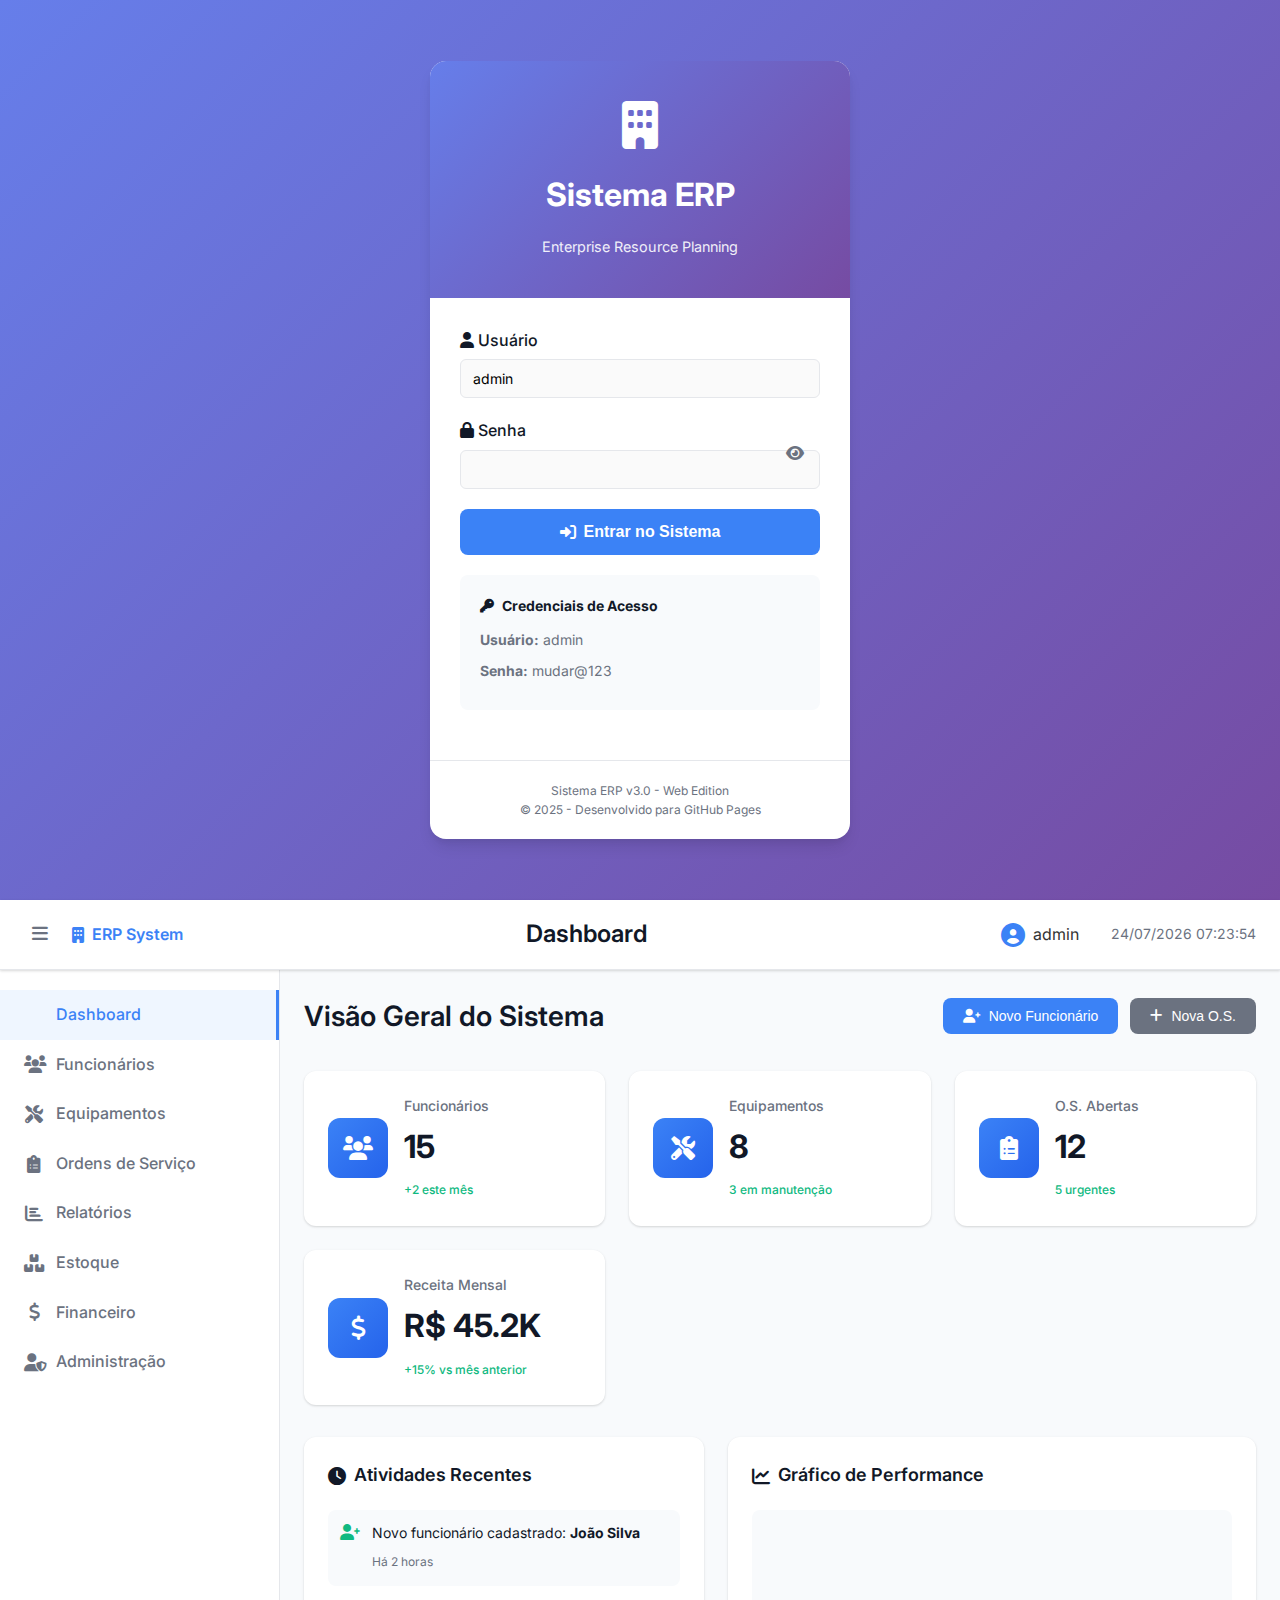
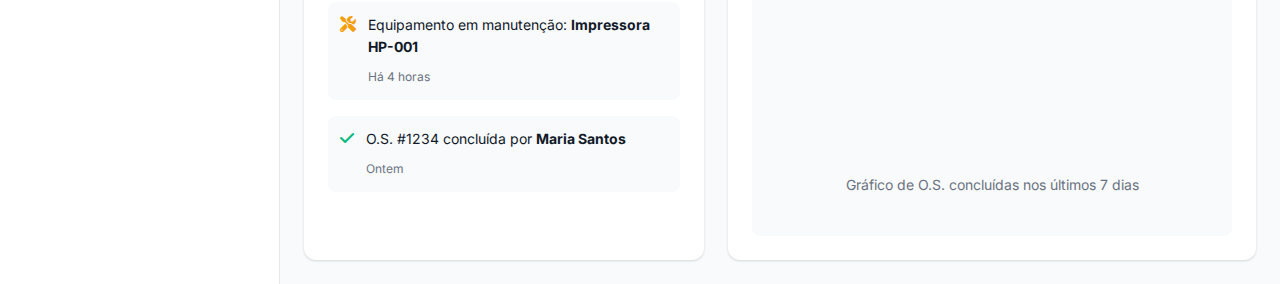
<file: index.html>
<!DOCTYPE html>
<html lang="pt-BR">
<head>
    <meta charset="UTF-8">
    <meta name="viewport" content="width=device-width, initial-scale=1.0">
    <title>Sistema ERP - Web Edition</title>
    <link rel="stylesheet" href="css/styles.css">
    <link href="https://cdnjs.cloudflare.com/ajax/libs/font-awesome/6.0.0/css/all.min.css" rel="stylesheet">
    <link href="https://fonts.googleapis.com/css2?family=Inter:wght@300;400;500;600;700&display=swap" rel="stylesheet">
</head>
<body>
    <!-- Tela de Login -->
    <div id="loginScreen" class="login-screen">
        <div class="login-container">
            <div class="login-header">
                <div class="logo">
                    <i class="fas fa-building"></i>
                    <h1>Sistema ERP</h1>
                    <p>Enterprise Resource Planning</p>
                </div>
            </div>
            
            <form id="loginForm" class="login-form">
                <div class="form-group">
                    <label for="username">
                        <i class="fas fa-user"></i>
                        Usuário
                    </label>
                    <input type="text" id="username" value="admin" required>
                </div>
                
                <div class="form-group">
                    <label for="password">
                        <i class="fas fa-lock"></i>
                        Senha
                    </label>
                    <input type="password" id="password" required>
                    <button type="button" class="password-toggle" onclick="togglePassword()" aria-label="Mostrar ou ocultar senha">
                        <i class="fas fa-eye"></i>
                    </button>
                </div>
                
                <button type="submit" class="login-btn">
                    <i class="fas fa-sign-in-alt"></i>
                    Entrar no Sistema
                </button>
                
                <div class="login-info">
                    <div class="info-box">
                        <h4><i class="fas fa-key"></i> Credenciais de Acesso</h4>
                        <p><strong>Usuário:</strong> admin</p>
                        <p><strong>Senha:</strong> mudar@123</p>
                    </div>
                </div>
            </form>
            
            <div class="version-info">
                <p>Sistema ERP v3.0 - Web Edition</p>
                <p>© 2025 - Desenvolvido para GitHub Pages</p>
            </div>
        </div>
    </div>
    
    <!-- Aplicação Principal -->
    <div id="appContainer" class="app-container">
        <!-- Header -->
        <header class="app-header">
            <div class="header-left">
                <button class="menu-toggle" onclick="toggleSidebar()" aria-label="Abrir ou fechar menu lateral">
                    <i class="fas fa-bars"></i>
                </button>
                <div class="logo-small">
                    <i class="fas fa-building"></i>
                    <span>ERP System</span>
                </div>
            </div>
            
            <div class="header-center">
                <h2 id="pageTitle">Dashboard</h2>
            </div>
            
            <div class="header-right">
                <div class="user-info">
                    <i class="fas fa-user-circle"></i>
                    <span id="currentUser">admin</span>
                    <div class="user-menu">
                        <a href="#" onclick="showProfile()">
                            <i class="fas fa-user"></i> Perfil
                        </a>
                        <a href="#" onclick="showSettings()">
                            <i class="fas fa-cog"></i> Configurações
                        </a>
                        <hr>
                        <a href="#" onclick="logout()">
                            <i class="fas fa-sign-out-alt"></i> Sair
                        </a>
                    </div>
                </div>
                <div class="datetime" id="datetime"></div>
            </div>
        </header>
        
        <!-- Sidebar -->
        <aside class="sidebar" id="sidebar">
            <nav class="sidebar-nav">
                <ul>
                    <li class="nav-item active" onclick="showDashboard()">
                        <i class="fas fa-chart-dashboard"></i>
                        <span>Dashboard</span>
                    </li>
                    <li class="nav-item" onclick="showEmployees()">
                        <i class="fas fa-users"></i>
                        <span>Funcionários</span>
                    </li>
                    <li class="nav-item" onclick="showEquipment()">
                        <i class="fas fa-tools"></i>
                        <span>Equipamentos</span>
                    </li>
                    <li class="nav-item" onclick="showServiceOrders()">
                        <i class="fas fa-clipboard-list"></i>
                        <span>Ordens de Serviço</span>
                    </li>
                    <li class="nav-item" onclick="showReports()">
                        <i class="fas fa-chart-bar"></i>
                        <span>Relatórios</span>
                    </li>
                    <li class="nav-item" onclick="showInventory()">
                        <i class="fas fa-boxes"></i>
                        <span>Estoque</span>
                    </li>
                    <li class="nav-item" onclick="showFinancial()">
                        <i class="fas fa-dollar-sign"></i>
                        <span>Financeiro</span>
                    </li>
                    <li class="nav-item" onclick="showAdmin()">
                        <i class="fas fa-user-shield"></i>
                        <span>Administração</span>
                    </li>
                </ul>
            </nav>
        </aside>
        
        <!-- Main Content -->
        <main class="main-content" id="mainContent">
            <!-- Dashboard Content -->
            <div id="dashboardContent" class="content-section active">
                <div class="dashboard-header">
                    <h3>Visão Geral do Sistema</h3>
                    <div class="quick-actions">
                        <button class="btn btn-primary" onclick="showEmployeeForm()">
                            <i class="fas fa-user-plus"></i> Novo Funcionário
                        </button>
                        <button class="btn btn-secondary" onclick="showServiceOrderForm()">
                            <i class="fas fa-plus"></i> Nova O.S.
                        </button>
                    </div>
                </div>
                
                <div class="stats-grid">
                    <div class="stat-card">
                        <div class="stat-icon">
                            <i class="fas fa-users"></i>
                        </div>
                        <div class="stat-info">
                            <h4>Funcionários</h4>
                            <p class="stat-number" id="totalEmployees">15</p>
                            <small>+2 este mês</small>
                        </div>
                    </div>
                    
                    <div class="stat-card">
                        <div class="stat-icon">
                            <i class="fas fa-tools"></i>
                        </div>
                        <div class="stat-info">
                            <h4>Equipamentos</h4>
                            <p class="stat-number" id="totalEquipment">8</p>
                            <small>3 em manutenção</small>
                        </div>
                    </div>
                    
                    <div class="stat-card">
                        <div class="stat-icon">
                            <i class="fas fa-clipboard-list"></i>
                        </div>
                        <div class="stat-info">
                            <h4>O.S. Abertas</h4>
                            <p class="stat-number" id="openOrders">12</p>
                            <small>5 urgentes</small>
                        </div>
                    </div>
                    
                    <div class="stat-card">
                        <div class="stat-icon">
                            <i class="fas fa-dollar-sign"></i>
                        </div>
                        <div class="stat-info">
                            <h4>Receita Mensal</h4>
                            <p class="stat-number">R$ 45.2K</p>
                            <small>+15% vs mês anterior</small>
                        </div>
                    </div>
                </div>
                
                <div class="dashboard-grid">
                    <div class="dashboard-card">
                        <h4><i class="fas fa-clock"></i> Atividades Recentes</h4>
                        <div class="activity-list">
                            <div class="activity-item">
                                <i class="fas fa-user-plus text-success"></i>
                                <div>
                                    <p>Novo funcionário cadastrado: <strong>João Silva</strong></p>
                                    <small>Há 2 horas</small>
                                </div>
                            </div>
                            <div class="activity-item">
                                <i class="fas fa-tools text-warning"></i>
                                <div>
                                    <p>Equipamento em manutenção: <strong>Impressora HP-001</strong></p>
                                    <small>Há 4 horas</small>
                                </div>
                            </div>
                            <div class="activity-item">
                                <i class="fas fa-check text-success"></i>
                                <div>
                                    <p>O.S. #1234 concluída por <strong>Maria Santos</strong></p>
                                    <small>Ontem</small>
                                </div>
                            </div>
                        </div>
                    </div>
                    
                    <div class="dashboard-card">
                        <h4><i class="fas fa-chart-line"></i> Gráfico de Performance</h4>
                        <div class="chart-placeholder">
                            <canvas id="performanceChart" width="400" height="200"></canvas>
                            <p class="chart-info">Gráfico de O.S. concluídas nos últimos 7 dias</p>
                        </div>
                    </div>
                </div>
            </div>
            
            <!-- Employees Content -->
            <div id="employeesContent" class="content-section">
                <div class="content-header">
                    <h3>Gestão de Funcionários</h3>
                    <button class="btn btn-primary" onclick="showEmployeeForm()">
                        <i class="fas fa-user-plus"></i> Novo Funcionário
                    </button>
                </div>
                
                <div class="filters">
                    <input type="text" id="employeeSearch" placeholder="Buscar funcionário..." onkeyup="filterEmployees()">
                    <label for="departmentFilter" class="visually-hidden">Filtrar por departamento</label>
                    <select id="departmentFilter" onchange="filterEmployees()">
                        <option value="">Todos os departamentos</option>
                        <option value="TI">TI</option>
                        <option value="RH">RH</option>
                        <option value="Financeiro">Financeiro</option>
                        <option value="Operações">Operações</option>
                    </select>
                </div>
                
                <div class="table-container">
                    <table id="employeesTable" class="data-table">
                        <thead>
                            <tr>
                                <th>ID</th>
                                <th>Nome</th>
                                <th>Cargo</th>
                                <th>Departamento</th>
                                <th>Admissão</th>
                                <th>Status</th>
                                <th>Ações</th>
                            </tr>
                        </thead>
                        <tbody id="employeesTableBody">
                            <!-- Dados serão carregados via JavaScript -->
                        </tbody>
                    </table>
                </div>
            </div>
            
            <!-- Outras seções serão adicionadas dinamicamente -->
            <div id="equipmentContent" class="content-section">
                <div class="content-header">
                    <h3>Gestão de Equipamentos</h3>
                    <button class="btn btn-primary" onclick="showEquipmentForm()">
                        <i class="fas fa-plus"></i> Novo Equipamento
                    </button>
                </div>
                <div class="coming-soon">
                    <i class="fas fa-tools"></i>
                    <h4>Em Desenvolvimento</h4>
                    <p>Esta funcionalidade estará disponível em breve!</p>
                </div>
            </div>
            
            <div id="serviceOrdersContent" class="content-section">
                <div class="content-header">
                    <h3>Ordens de Serviço</h3>
                    <button class="btn btn-primary" onclick="showServiceOrderForm()">
                        <i class="fas fa-plus"></i> Nova O.S.
                    </button>
                </div>
                <div class="coming-soon">
                    <i class="fas fa-clipboard-list"></i>
                    <h4>Em Desenvolvimento</h4>
                    <p>Esta funcionalidade estará disponível em breve!</p>
                </div>
            </div>
        </main>
    </div>
    
    <!-- Modal para formulários -->
    <div id="modalOverlay" class="modal-overlay" onclick="closeModal()">
        <div class="modal" onclick="event.stopPropagation()">
            <div class="modal-header">
                <h3 id="modalTitle">Título do Modal</h3>
                <button class="modal-close" onclick="closeModal()" aria-label="Fechar modal">
                    <i class="fas fa-times"></i>
                </button>
            </div>
            <div class="modal-body" id="modalBody">
                <!-- Conteúdo será inserido dinamicamente -->
            </div>
        </div>
    </div>
    
    <!-- Scripts -->
    <script src="js/app.js"></script>
    <script src="js/data.js"></script>
    <script src="js/forms.js"></script>
</body>
</html>
</file>
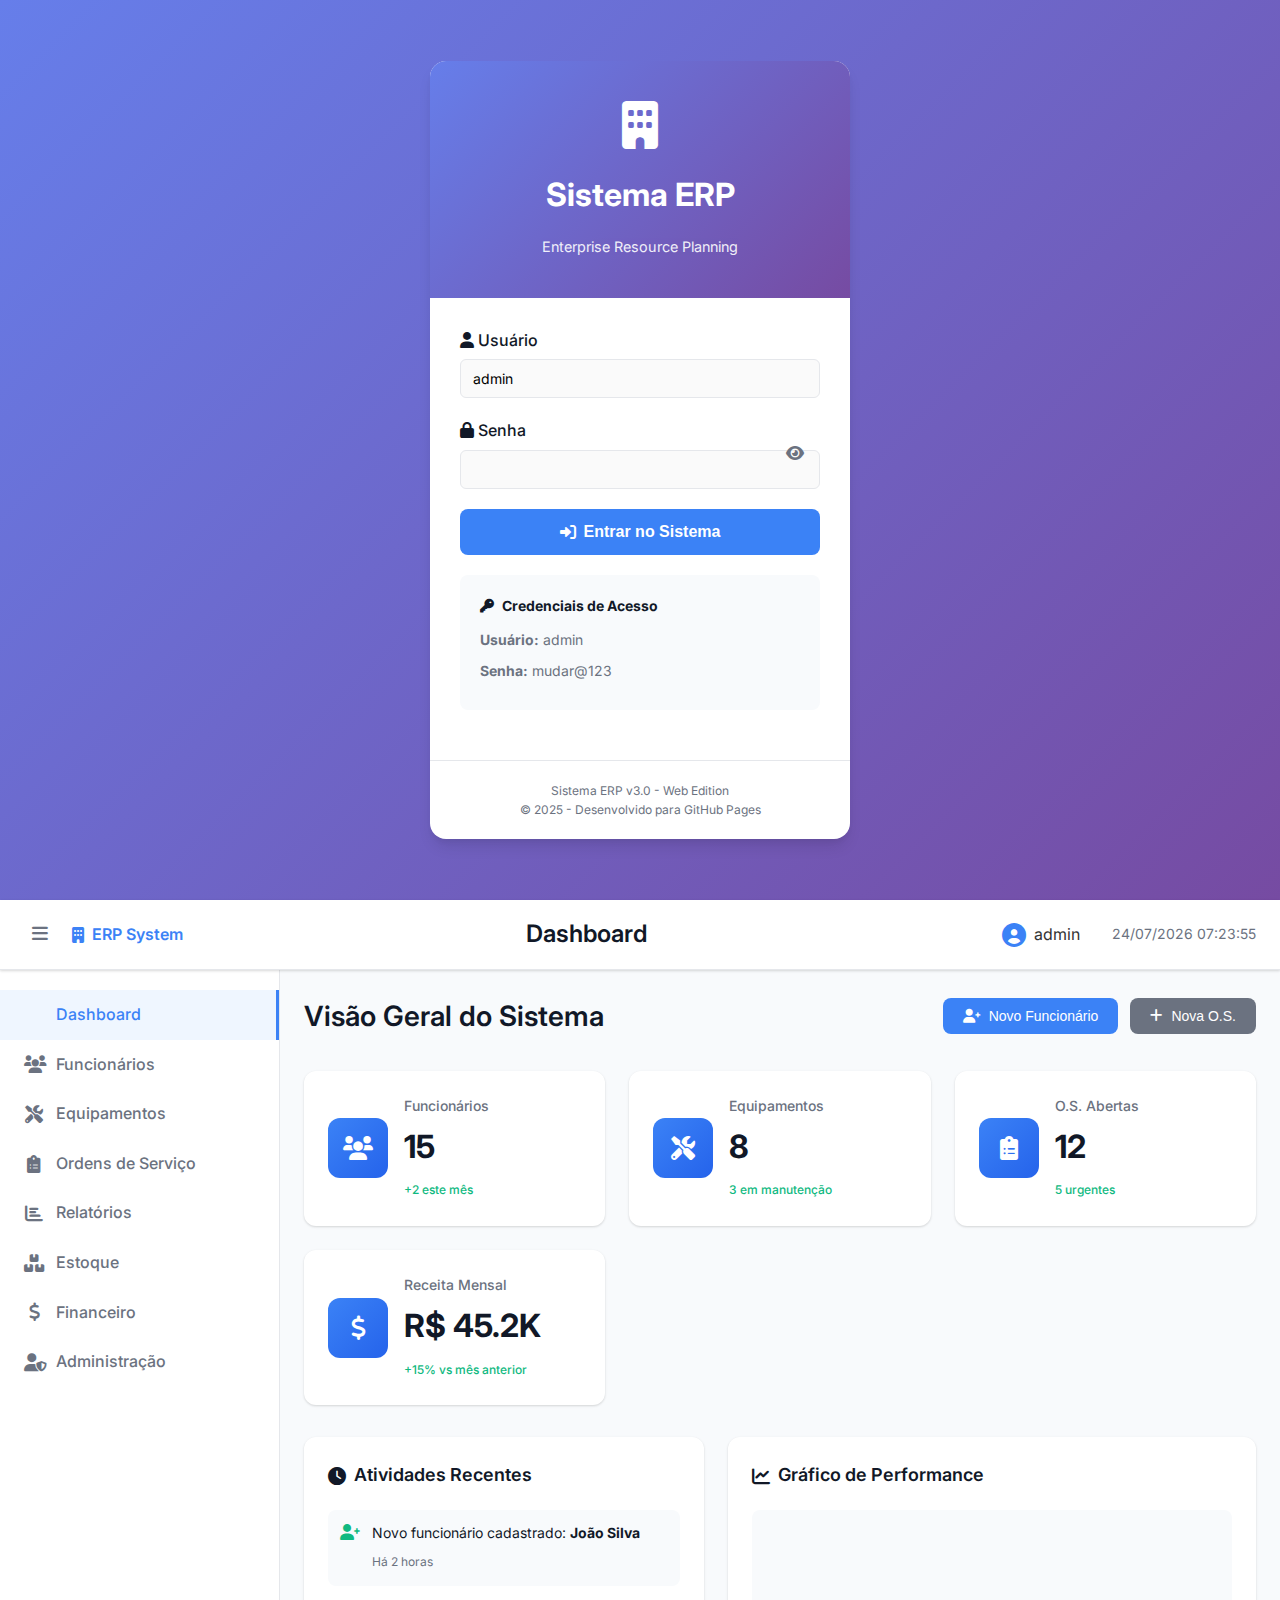
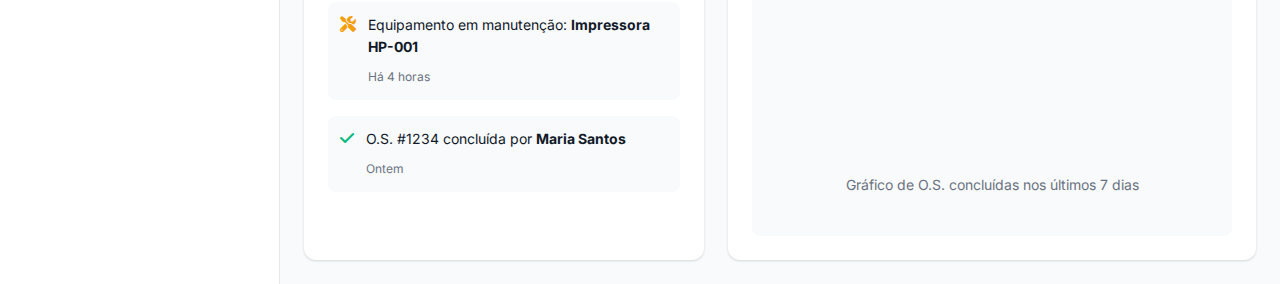
<file: WEB/index.html>
<!DOCTYPE html>
<html lang="pt-BR">
<head>
    <meta charset="UTF-8">
    <meta name="viewport" content="width=device-width, initial-scale=1.0">
    <title>Sistema ERP - Web Edition</title>
    <link rel="stylesheet" href="css/styles.css">
    <link href="https://cdnjs.cloudflare.com/ajax/libs/font-awesome/6.0.0/css/all.min.css" rel="stylesheet">
    <link href="https://fonts.googleapis.com/css2?family=Inter:wght@300;400;500;600;700&display=swap" rel="stylesheet">
</head>
<body>
    <!-- Tela de Login -->
    <div id="loginScreen" class="login-screen">
        <div class="login-container">
            <div class="login-header">
                <div class="logo">
                    <i class="fas fa-building"></i>
                    <h1>Sistema ERP</h1>
                    <p>Enterprise Resource Planning</p>
                </div>
            </div>
            
            <form id="loginForm" class="login-form">
                <div class="form-group">
                    <label for="username">
                        <i class="fas fa-user"></i>
                        Usuário
                    </label>
                    <input type="text" id="username" value="admin" required>
                </div>
                
                <div class="form-group">
                    <label for="password">
                        <i class="fas fa-lock"></i>
                        Senha
                    </label>
                    <input type="password" id="password" required>
                    <button type="button" class="password-toggle" onclick="togglePassword()" aria-label="Mostrar ou ocultar senha">
                        <i class="fas fa-eye"></i>
                    </button>
                </div>
                
                <button type="submit" class="login-btn">
                    <i class="fas fa-sign-in-alt"></i>
                    Entrar no Sistema
                </button>
                
                <div class="login-info">
                    <div class="info-box">
                        <h4><i class="fas fa-key"></i> Credenciais de Acesso</h4>
                        <p><strong>Usuário:</strong> admin</p>
                        <p><strong>Senha:</strong> mudar@123</p>
                    </div>
                </div>
            </form>
            
            <div class="version-info">
                <p>Sistema ERP v3.0 - Web Edition</p>
                <p>© 2025 - Desenvolvido para GitHub Pages</p>
            </div>
        </div>
    </div>
    
    <!-- Aplicação Principal -->
    <div id="appContainer" class="app-container">
        <!-- Header -->
        <header class="app-header">
            <div class="header-left">
                <button class="menu-toggle" onclick="toggleSidebar()" aria-label="Abrir ou fechar menu lateral">
                    <i class="fas fa-bars"></i>
                </button>
                <div class="logo-small">
                    <i class="fas fa-building"></i>
                    <span>ERP System</span>
                </div>
            </div>
            
            <div class="header-center">
                <h2 id="pageTitle">Dashboard</h2>
            </div>
            
            <div class="header-right">
                <div class="user-info">
                    <i class="fas fa-user-circle"></i>
                    <span id="currentUser">admin</span>
                    <div class="user-menu">
                        <a href="#" onclick="showProfile()">
                            <i class="fas fa-user"></i> Perfil
                        </a>
                        <a href="#" onclick="showSettings()">
                            <i class="fas fa-cog"></i> Configurações
                        </a>
                        <hr>
                        <a href="#" onclick="logout()">
                            <i class="fas fa-sign-out-alt"></i> Sair
                        </a>
                    </div>
                </div>
                <div class="datetime" id="datetime"></div>
            </div>
        </header>
        
        <!-- Sidebar -->
        <aside class="sidebar" id="sidebar">
            <nav class="sidebar-nav">
                <ul>
                    <li class="nav-item active" onclick="showDashboard()">
                        <i class="fas fa-chart-dashboard"></i>
                        <span>Dashboard</span>
                    </li>
                    <li class="nav-item" onclick="showEmployees()">
                        <i class="fas fa-users"></i>
                        <span>Funcionários</span>
                    </li>
                    <li class="nav-item" onclick="showEquipment()">
                        <i class="fas fa-tools"></i>
                        <span>Equipamentos</span>
                    </li>
                    <li class="nav-item" onclick="showServiceOrders()">
                        <i class="fas fa-clipboard-list"></i>
                        <span>Ordens de Serviço</span>
                    </li>
                    <li class="nav-item" onclick="showReports()">
                        <i class="fas fa-chart-bar"></i>
                        <span>Relatórios</span>
                    </li>
                    <li class="nav-item" onclick="showInventory()">
                        <i class="fas fa-boxes"></i>
                        <span>Estoque</span>
                    </li>
                    <li class="nav-item" onclick="showFinancial()">
                        <i class="fas fa-dollar-sign"></i>
                        <span>Financeiro</span>
                    </li>
                    <li class="nav-item" onclick="showAdmin()">
                        <i class="fas fa-user-shield"></i>
                        <span>Administração</span>
                    </li>
                </ul>
            </nav>
        </aside>
        
        <!-- Main Content -->
        <main class="main-content" id="mainContent">
            <!-- Dashboard Content -->
            <div id="dashboardContent" class="content-section active">
                <div class="dashboard-header">
                    <h3>Visão Geral do Sistema</h3>
                    <div class="quick-actions">
                        <button class="btn btn-primary" onclick="showEmployeeForm()">
                            <i class="fas fa-user-plus"></i> Novo Funcionário
                        </button>
                        <button class="btn btn-secondary" onclick="showServiceOrderForm()">
                            <i class="fas fa-plus"></i> Nova O.S.
                        </button>
                    </div>
                </div>
                
                <div class="stats-grid">
                    <div class="stat-card">
                        <div class="stat-icon">
                            <i class="fas fa-users"></i>
                        </div>
                        <div class="stat-info">
                            <h4>Funcionários</h4>
                            <p class="stat-number" id="totalEmployees">15</p>
                            <small>+2 este mês</small>
                        </div>
                    </div>
                    
                    <div class="stat-card">
                        <div class="stat-icon">
                            <i class="fas fa-tools"></i>
                        </div>
                        <div class="stat-info">
                            <h4>Equipamentos</h4>
                            <p class="stat-number" id="totalEquipment">8</p>
                            <small>3 em manutenção</small>
                        </div>
                    </div>
                    
                    <div class="stat-card">
                        <div class="stat-icon">
                            <i class="fas fa-clipboard-list"></i>
                        </div>
                        <div class="stat-info">
                            <h4>O.S. Abertas</h4>
                            <p class="stat-number" id="openOrders">12</p>
                            <small>5 urgentes</small>
                        </div>
                    </div>
                    
                    <div class="stat-card">
                        <div class="stat-icon">
                            <i class="fas fa-dollar-sign"></i>
                        </div>
                        <div class="stat-info">
                            <h4>Receita Mensal</h4>
                            <p class="stat-number">R$ 45.2K</p>
                            <small>+15% vs mês anterior</small>
                        </div>
                    </div>
                </div>
                
                <div class="dashboard-grid">
                    <div class="dashboard-card">
                        <h4><i class="fas fa-clock"></i> Atividades Recentes</h4>
                        <div class="activity-list">
                            <div class="activity-item">
                                <i class="fas fa-user-plus text-success"></i>
                                <div>
                                    <p>Novo funcionário cadastrado: <strong>João Silva</strong></p>
                                    <small>Há 2 horas</small>
                                </div>
                            </div>
                            <div class="activity-item">
                                <i class="fas fa-tools text-warning"></i>
                                <div>
                                    <p>Equipamento em manutenção: <strong>Impressora HP-001</strong></p>
                                    <small>Há 4 horas</small>
                                </div>
                            </div>
                            <div class="activity-item">
                                <i class="fas fa-check text-success"></i>
                                <div>
                                    <p>O.S. #1234 concluída por <strong>Maria Santos</strong></p>
                                    <small>Ontem</small>
                                </div>
                            </div>
                        </div>
                    </div>
                    
                    <div class="dashboard-card">
                        <h4><i class="fas fa-chart-line"></i> Gráfico de Performance</h4>
                        <div class="chart-placeholder">
                            <canvas id="performanceChart" width="400" height="200"></canvas>
                            <p class="chart-info">Gráfico de O.S. concluídas nos últimos 7 dias</p>
                        </div>
                    </div>
                </div>
            </div>
            
            <!-- Employees Content -->
            <div id="employeesContent" class="content-section">
                <div class="content-header">
                    <h3>Gestão de Funcionários</h3>
                    <button class="btn btn-primary" onclick="showEmployeeForm()">
                        <i class="fas fa-user-plus"></i> Novo Funcionário
                    </button>
                </div>
                
                <div class="filters">
                    <input type="text" id="employeeSearch" placeholder="Buscar funcionário..." onkeyup="filterEmployees()">
                    <label for="departmentFilter" class="visually-hidden">Filtrar por departamento</label>
                    <select id="departmentFilter" onchange="filterEmployees()">
                        <option value="">Todos os departamentos</option>
                        <option value="TI">TI</option>
                        <option value="RH">RH</option>
                        <option value="Financeiro">Financeiro</option>
                        <option value="Operações">Operações</option>
                    </select>
                </div>
                
                <div class="table-container">
                    <table id="employeesTable" class="data-table">
                        <thead>
                            <tr>
                                <th>ID</th>
                                <th>Nome</th>
                                <th>Cargo</th>
                                <th>Departamento</th>
                                <th>Admissão</th>
                                <th>Status</th>
                                <th>Ações</th>
                            </tr>
                        </thead>
                        <tbody id="employeesTableBody">
                            <!-- Dados serão carregados via JavaScript -->
                        </tbody>
                    </table>
                </div>
            </div>
            
            <!-- Outras seções serão adicionadas dinamicamente -->
            <div id="equipmentContent" class="content-section">
                <div class="content-header">
                    <h3>Gestão de Equipamentos</h3>
                    <button class="btn btn-primary" onclick="showEquipmentForm()">
                        <i class="fas fa-plus"></i> Novo Equipamento
                    </button>
                </div>
                <div class="coming-soon">
                    <i class="fas fa-tools"></i>
                    <h4>Em Desenvolvimento</h4>
                    <p>Esta funcionalidade estará disponível em breve!</p>
                </div>
            </div>
            
            <div id="serviceOrdersContent" class="content-section">
                <div class="content-header">
                    <h3>Ordens de Serviço</h3>
                    <button class="btn btn-primary" onclick="showServiceOrderForm()">
                        <i class="fas fa-plus"></i> Nova O.S.
                    </button>
                </div>
                <div class="coming-soon">
                    <i class="fas fa-clipboard-list"></i>
                    <h4>Em Desenvolvimento</h4>
                    <p>Esta funcionalidade estará disponível em breve!</p>
                </div>
            </div>
        </main>
    </div>
    
    <!-- Modal para formulários -->
    <div id="modalOverlay" class="modal-overlay" onclick="closeModal()">
        <div class="modal" onclick="event.stopPropagation()">
            <div class="modal-header">
                <h3 id="modalTitle">Título do Modal</h3>
                <button class="modal-close" onclick="closeModal()" aria-label="Fechar modal">
                    <i class="fas fa-times"></i>
                </button>
            </div>
            <div class="modal-body" id="modalBody">
                <!-- Conteúdo será inserido dinamicamente -->
            </div>
        </div>
    </div>
    
    <!-- Scripts -->
    <script src="js/app.js"></script>
    <script src="js/data.js"></script>
    <script src="js/forms.js"></script>
</body>
</html>
</file>
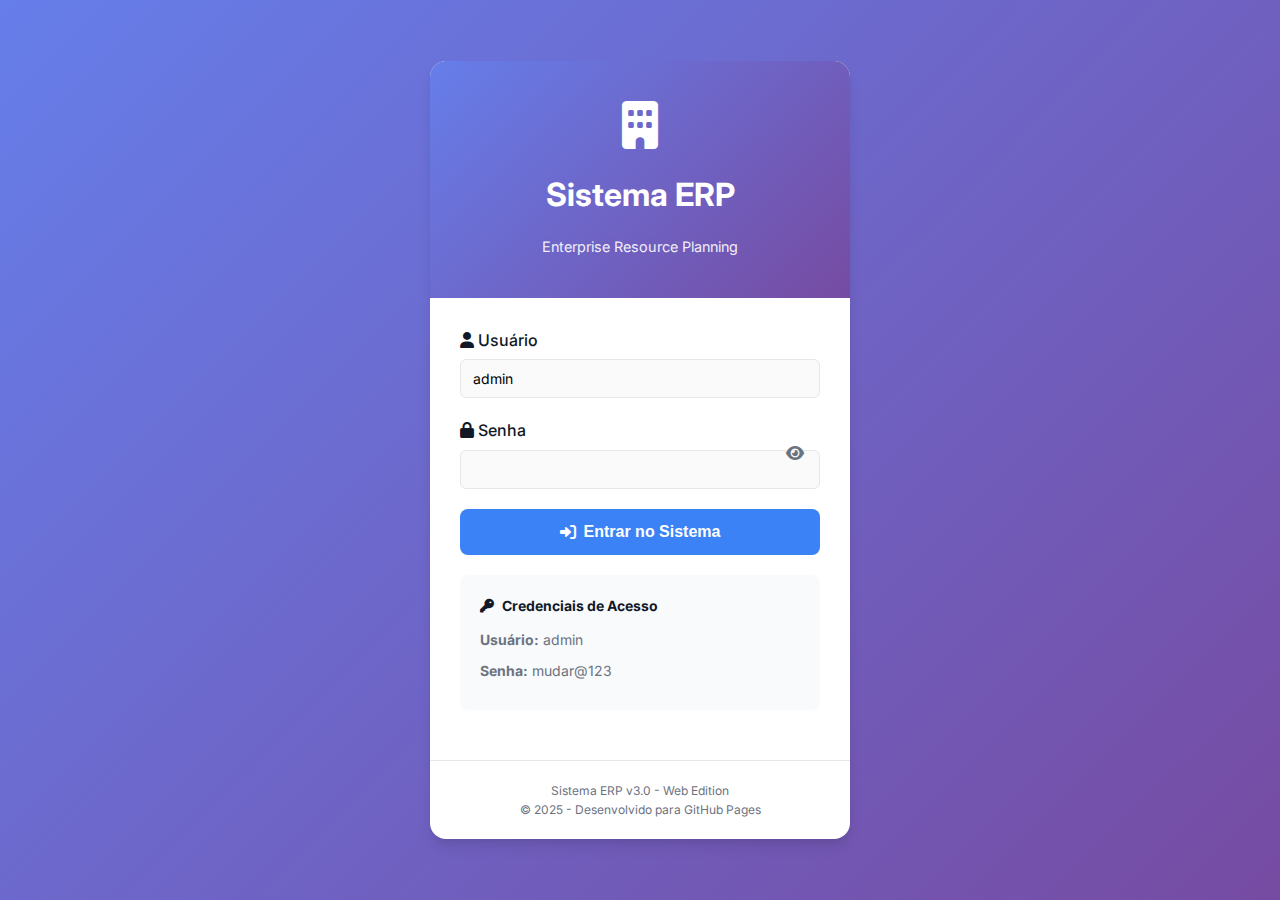
<file: ERP-CLI-GUI-WEB/web/index.html>
<!DOCTYPE html>
<html lang="pt-BR">
<head>
    <meta charset="UTF-8">
    <meta name="viewport" content="width=device-width, initial-scale=1.0">
    <title>Sistema ERP - Web Edition</title>
    <link rel="stylesheet" href="css/styles.css">
    <link href="https://cdnjs.cloudflare.com/ajax/libs/font-awesome/6.0.0/css/all.min.css" rel="stylesheet">
    <link href="https://fonts.googleapis.com/css2?family=Inter:wght@300;400;500;600;700&display=swap" rel="stylesheet">
</head>
<body>
    <!-- Tela de Login -->
    <div id="loginScreen" class="login-screen">
        <div class="login-container">
            <div class="login-header">
                <div class="logo">
                    <i class="fas fa-building"></i>
                    <h1>Sistema ERP</h1>
                    <p>Enterprise Resource Planning</p>
                </div>
            </div>
            
            <form id="loginForm" class="login-form">
                <div class="form-group">
                    <label for="username">
                        <i class="fas fa-user"></i>
                        Usuário
                    </label>
                    <input type="text" id="username" value="admin" required>
                </div>
                
                <div class="form-group">
                    <label for="password">
                        <i class="fas fa-lock"></i>
                        Senha
                    </label>
                    <input type="password" id="password" required>
                    <buttonbutton type="button" class="password-toggle" onclick="togglePassword()" aria-label="Mostrar ou ocultar senha">
                        <i class="fas fa-eye"></i>
                    </button>
                </div>
                
                <button type="submit" class="login-btn">
                    <i class="fas fa-sign-in-alt"></i>
                    Entrar no Sistema
                </button>
                
                <div class="login-info">
                    <div class="info-box">
                        <h4><i class="fas fa-key"></i> Credenciais de Acesso</h4>
                        <p><strong>Usuário:</strong> admin</p>
                        <p><strong>Senha:</strong> mudar@123</p>
                    </div>
                </div>
            </form>
            
            <div class="version-info">
                <p>Sistema ERP v3.0 - Web Edition</p>
                <p>© 2025 - Desenvolvido para GitHub Pages</p>
            </div>
        </div>
    </div>
    
    <!-- Aplicação Principal -->
    <div id="appContainer" class="app-container" style="display: none;">
        <!-- Header -->
        <header class="app-header">
            <div class="header-left">
                <button class="menu-toggle" onclick="toggleSidebar()">
                    <i class="fas fa-bars"></i>
                </button>
                <div class="logo-small">
                    <i class="fas fa-building"></i>
                    <span>ERP System</span>
                </div>
            </div>
            
            <div class="header-center">
                <h2 id="pageTitle">Dashboard</h2>
            </div>
            
            <div class="header-right">
                <div class="user-info">
                    <i class="fas fa-user-circle"></i>
                    <span id="currentUser">admin</span>
                    <div class="user-menu">
                        <a href="#" onclick="showProfile()">
                            <i class="fas fa-user"></i> Perfil
                        </a>
                        <a href="#" onclick="showSettings()">
                            <i class="fas fa-cog"></i> Configurações
                        </a>
                        <hr>
                        <a href="#" onclick="logout()">
                            <i class="fas fa-sign-out-alt"></i> Sair
                        </a>
                    </div>
                </div>
                <div class="datetime" id="datetime"></div>
            </div>
        </header>
        
        <!-- Sidebar -->
        <aside class="sidebar" id="sidebar">
            <nav class="sidebar-nav">
                <ul>
                    <li class="nav-item active" onclick="showDashboard()">
                        <i class="fas fa-chart-dashboard"></i>
                        <span>Dashboard</span>
                    </li>
                    <li class="nav-item" onclick="showEmployees()">
                        <i class="fas fa-users"></i>
                        <span>Funcionários</span>
                    </li>
                    <li class="nav-item" onclick="showEquipment()">
                        <i class="fas fa-tools"></i>
                        <span>Equipamentos</span>
                    </li>
                    <li class="nav-item" onclick="showServiceOrders()">
                        <i class="fas fa-clipboard-list"></i>
                        <span>Ordens de Serviço</span>
                    </li>
                    <li class="nav-item" onclick="showReports()">
                        <i class="fas fa-chart-bar"></i>
                        <span>Relatórios</span>
                    </li>
                    <li class="nav-item" onclick="showInventory()">
                        <i class="fas fa-boxes"></i>
                        <span>Estoque</span>
                    </li>
                    <li class="nav-item" onclick="showFinancial()">
                        <i class="fas fa-dollar-sign"></i>
                        <span>Financeiro</span>
                    </li>
                    <li class="nav-item" onclick="showAdmin()">
                        <i class="fas fa-user-shield"></i>
                        <span>Administração</span>
                    </li>
                </ul>
            </nav>
        </aside>
        
        <!-- Main Content -->
        <main class="main-content" id="mainContent">
            <!-- Dashboard Content -->
            <div id="dashboardContent" class="content-section active">
                <div class="dashboard-header">
                    <h3>Visão Geral do Sistema</h3>
                    <div class="quick-actions">
                        <button class="btn btn-primary" onclick="showEmployeeForm()">
                            <i class="fas fa-user-plus"></i> Novo Funcionário
                        </button>
                        <button class="btn btn-secondary" onclick="showServiceOrderForm()">
                            <i class="fas fa-plus"></i> Nova O.S.
                        </button>
                    </div>
                </div>
                
                <div class="stats-grid">
                    <div class="stat-card">
                        <div class="stat-icon">
                            <i class="fas fa-users"></i>
                        </div>
                        <div class="stat-info">
                            <h4>Funcionários</h4>
                            <p class="stat-number" id="totalEmployees">15</p>
                            <small>+2 este mês</small>
                        </div>
                    </div>
                    
                    <div class="stat-card">
                        <div class="stat-icon">
                            <i class="fas fa-tools"></i>
                        </div>
                        <div class="stat-info">
                            <h4>Equipamentos</h4>
                            <p class="stat-number" id="totalEquipment">8</p>
                            <small>3 em manutenção</small>
                        </div>
                    </div>
                    
                    <div class="stat-card">
                        <div class="stat-icon">
                            <i class="fas fa-clipboard-list"></i>
                        </div>
                        <div class="stat-info">
                            <h4>O.S. Abertas</h4>
                            <p class="stat-number" id="openOrders">12</p>
                            <small>5 urgentes</small>
                        </div>
                    </div>
                    
                    <div class="stat-card">
                        <div class="stat-icon">
                            <i class="fas fa-dollar-sign"></i>
                        </div>
                        <div class="stat-info">
                            <h4>Receita Mensal</h4>
                            <p class="stat-number">R$ 45.2K</p>
                            <small>+15% vs mês anterior</small>
                        </div>
                    </div>
                </div>
                
                <div class="dashboard-grid">
                    <div class="dashboard-card">
                        <h4><i class="fas fa-clock"></i> Atividades Recentes</h4>
                        <div class="activity-list">
                            <div class="activity-item">
                                <i class="fas fa-user-plus text-success"></i>
                                <div>
                                    <p>Novo funcionário cadastrado: <strong>João Silva</strong></p>
                                    <small>Há 2 horas</small>
                                </div>
                            </div>
                            <div class="activity-item">
                                <i class="fas fa-tools text-warning"></i>
                                <div>
                                    <p>Equipamento em manutenção: <strong>Impressora HP-001</strong></p>
                                    <small>Há 4 horas</small>
                                </div>
                            </div>
                            <div class="activity-item">
                                <i class="fas fa-check text-success"></i>
                                <div>
                                    <p>O.S. #1234 concluída por <strong>Maria Santos</strong></p>
                                    <small>Ontem</small>
                                </div>
                            </div>
                        </div>
                    </div>
                    
                    <div class="dashboard-card">
                        <h4><i class="fas fa-chart-line"></i> Gráfico de Performance</h4>
                        <div class="chart-placeholder">
                            <canvas id="performanceChart" width="400" height="200"></canvas>
                            <p class="chart-info">Gráfico de O.S. concluídas nos últimos 7 dias</p>
                        </div>
                    </div>
                </div>
            </div>
            
            <!-- Employees Content -->
            <div id="employeesContent" class="content-section">
                <div class="content-header">
                    <h3>Gestão de Funcionários</h3>
                    <button class="btn btn-primary" onclick="showEmployeeForm()">
                        <i class="fas fa-user-plus"></i> Novo Funcionário
                    </button>
                </div>
                
                <div class="filters">
                    <input type="text" id="employeeSearch" placeholder="Buscar funcionário..." onkeyup="filterEmployees()">
                    <select id="departmentFilter" onchange="filterEmployees()">
                        <option value="">Todos os departamentos</option>
                        <option value="TI">TI</option>
                        <option value="RH">RH</option>
                        <option value="Financeiro">Financeiro</option>
                        <option value="Operações">Operações</option>
                    </select>
                </div>
                
                <div class="table-container">
                    <table id="employeesTable" class="data-table">
                        <thead>
                            <tr>
                                <th>ID</th>
                                <th>Nome</th>
                                <th>Cargo</th>
                                <th>Departamento</th>
                                <th>Admissão</th>
                                <th>Status</th>
                                <th>Ações</th>
                            </tr>
                        </thead>
                        <tbody id="employeesTableBody">
                            <!-- Dados serão carregados via JavaScript -->
                        </tbody>
                    </table>
                </div>
            </div>
            
            <!-- Outras seções serão adicionadas dinamicamente -->
            <div id="equipmentContent" class="content-section">
                <div class="content-header">
                    <h3>Gestão de Equipamentos</h3>
                    <button class="btn btn-primary" onclick="showEquipmentForm()">
                        <i class="fas fa-plus"></i> Novo Equipamento
                    </button>
                </div>
                <div class="coming-soon">
                    <i class="fas fa-tools"></i>
                    <h4>Em Desenvolvimento</h4>
                    <p>Esta funcionalidade estará disponível em breve!</p>
                </div>
            </div>
            
            <div id="serviceOrdersContent" class="content-section">
                <div class="content-header">
                    <h3>Ordens de Serviço</h3>
                    <button class="btn btn-primary" onclick="showServiceOrderForm()">
                        <i class="fas fa-plus"></i> Nova O.S.
                    </button>
                </div>
                <div class="coming-soon">
                    <i class="fas fa-clipboard-list"></i>
                    <h4>Em Desenvolvimento</h4>
                    <p>Esta funcionalidade estará disponível em breve!</p>
                </div>
            </div>
        </main>
    </div>
    
    <!-- Modal para formulários -->
    <div id="modalOverlay" class="modal-overlay" onclick="closeModal()">
        <div class="modal" onclick="event.stopPropagation()">
            <div class="modal-header">
                <h3 id="modalTitle">Título do Modal</h3>
                <buttonbutton class="modal-close" onclick="closeModal()" aria-label="Fechar modal">
                    <i class="fas fa-times"></i>
                </button>
            </div>
            <div class="modal-body" id="modalBody">
                <!-- Conteúdo será inserido dinamicamente -->
            </div>
        </div>
    </div>
    
    <!-- Scripts -->
    <script src="js/app.js"></script>
    <script src="js/data.js"></script>
    <script src="js/forms.js"></script>
</body>
</html>
</file>
<file: css/styles.css>
/* Reset e Base */
* {
    margin: 0;
    padding: 0;
    box-sizing: border-box;
}

body {
    font-family: 'Inter', -apple-system, BlinkMacSystemFont, 'Segoe UI', Roboto, sans-serif;
    line-height: 1.6;
    color: #333;
    background: #f8fafc;
}

/* Variables CSS */
:root {
    --primary-color: #3b82f6;
    --primary-dark: #2563eb;
    --secondary-color: #6b7280;
    --success-color: #10b981;
    --warning-color: #f59e0b;
    --error-color: #ef4444;
    --background-color: #f8fafc;
    --surface-color: #ffffff;
    --border-color: #e5e7eb;
    --text-primary: #111827;
    --text-secondary: #6b7280;
    --shadow: 0 1px 3px 0 rgba(0, 0, 0, 0.1), 0 1px 2px 0 rgba(0, 0, 0, 0.06);
    --shadow-lg: 0 10px 15px -3px rgba(0, 0, 0, 0.1), 0 4px 6px -2px rgba(0, 0, 0, 0.05);
}

/* Login Screen */
.login-screen {
    min-height: 100vh;
    background: linear-gradient(135deg, #667eea 0%, #764ba2 100%);
    display: flex;
    align-items: center;
    justify-content: center;
    padding: 20px;
}

.login-container {
    background: white;
    border-radius: 16px;
    box-shadow: var(--shadow-lg);
    width: 100%;
    max-width: 420px;
    overflow: hidden;
}

.login-header {
    background: linear-gradient(135deg, #667eea 0%, #764ba2 100%);
    color: white;
    padding: 40px 30px;
    text-align: center;
}

.logo {
    display: flex;
    flex-direction: column;
    align-items: center;
    gap: 10px;
}

.logo i {
    font-size: 3rem;
    margin-bottom: 10px;
}

.logo h1 {
    font-size: 2rem;
    font-weight: 700;
    margin-bottom: 5px;
}

.logo p {
    font-size: 0.9rem;
    opacity: 0.9;
}

.login-form {
    padding: 30px;
}

.form-group {
    position: relative;
    margin-bottom: 25px;
}

.form-group label {
    display: flex;
    align-items: center;
    font-weight: 500;
    color: var(--text-primary);
    margin-bottom: 8px;
    gap: 8px;
}

.form-group input {
    width: 100%;
    padding: 12px 16px;
    border: 2px solid var(--border-color);
    border-radius: 8px;
    font-size: 16px;
    transition: all 0.3s ease;
    background: #fafafa;
}

.form-group input:focus {
    outline: none;
    border-color: var(--primary-color);
    background: white;
    box-shadow: 0 0 0 3px rgba(59, 130, 246, 0.1);
}

.password-toggle {
    position: absolute;
    right: 12px;
    top: 50%;
    transform: translateY(-50%);
    background: none;
    border: none;
    cursor: pointer;
    color: var(--text-secondary);
    font-size: 16px;
    padding: 4px;
}

.login-btn {
    width: 100%;
    padding: 14px;
    background: var(--primary-color);
    color: white;
    border: none;
    border-radius: 8px;
    font-size: 16px;
    font-weight: 600;
    cursor: pointer;
    transition: all 0.3s ease;
    display: flex;
    align-items: center;
    justify-content: center;
    gap: 8px;
    margin-bottom: 20px;
}

.login-btn:hover {
    background: var(--primary-dark);
    transform: translateY(-1px);
    box-shadow: var(--shadow);
}

.login-info {
    background: #f8fafc;
    border-radius: 8px;
    padding: 20px;
    margin-bottom: 20px;
}

.info-box h4 {
    display: flex;
    align-items: center;
    gap: 8px;
    color: var(--text-primary);
    margin-bottom: 12px;
    font-size: 14px;
}

.info-box p {
    margin-bottom: 8px;
    color: var(--text-secondary);
    font-size: 14px;
}

.version-info {
    text-align: center;
    color: var(--text-secondary);
    font-size: 12px;
    border-top: 1px solid var(--border-color);
    padding: 20px;
}

/* App Container */
.app-container {
    display: grid;
    grid-template-areas: 
        "header header"
        "sidebar main";
    grid-template-columns: 280px 1fr;
    grid-template-rows: 70px 1fr;
    min-height: 100vh;
}

.app-container.collapsed {
    grid-template-columns: 70px 1fr;
}

/* Header */
.app-header {
    grid-area: header;
    background: white;
    border-bottom: 1px solid var(--border-color);
    display: flex;
    align-items: center;
    justify-content: space-between;
    padding: 0 24px;
    box-shadow: var(--shadow);
    z-index: 100;
}

.header-left {
    display: flex;
    align-items: center;
    gap: 16px;
}

.menu-toggle {
    background: none;
    border: none;
    font-size: 18px;
    cursor: pointer;
    padding: 8px;
    border-radius: 6px;
    color: var(--text-secondary);
}

.menu-toggle:hover {
    background: var(--border-color);
}

.logo-small {
    display: flex;
    align-items: center;
    gap: 8px;
    font-weight: 600;
    color: var(--primary-color);
}

.header-center h2 {
    font-size: 24px;
    font-weight: 600;
    color: var(--text-primary);
}

.header-right {
    display: flex;
    align-items: center;
    gap: 20px;
}

.user-info {
    position: relative;
    display: flex;
    align-items: center;
    gap: 8px;
    cursor: pointer;
    padding: 8px 12px;
    border-radius: 8px;
    transition: background 0.2s;
}

.user-info:hover {
    background: var(--border-color);
}

.user-info i {
    font-size: 24px;
    color: var(--primary-color);
}

.user-menu {
    position: absolute;
    top: 100%;
    right: 0;
    background: white;
    border: 1px solid var(--border-color);
    border-radius: 8px;
    box-shadow: var(--shadow-lg);
    min-width: 160px;
    display: none;
    z-index: 1000;
}

.user-info:hover .user-menu {
    display: block;
}

.user-menu a {
    display: flex;
    align-items: center;
    gap: 8px;
    padding: 12px 16px;
    text-decoration: none;
    color: var(--text-primary);
    transition: background 0.2s;
}

.user-menu a:hover {
    background: var(--border-color);
}

.user-menu hr {
    border: none;
    border-top: 1px solid var(--border-color);
    margin: 4px 0;
}

.datetime {
    font-size: 14px;
    color: var(--text-secondary);
}

/* Sidebar */
.sidebar {
    grid-area: sidebar;
    background: white;
    border-right: 1px solid var(--border-color);
    transition: all 0.3s ease;
    overflow: hidden;
}

.sidebar.collapsed {
    width: 70px;
}

.sidebar-nav ul {
    list-style: none;
    padding: 20px 0;
}

.nav-item {
    display: flex;
    align-items: center;
    gap: 12px;
    padding: 12px 24px;
    cursor: pointer;
    transition: all 0.2s ease;
    color: var(--text-secondary);
    font-weight: 500;
}

.nav-item:hover {
    background: #f8fafc;
    color: var(--primary-color);
}

.nav-item.active {
    background: #eff6ff;
    color: var(--primary-color);
    border-right: 3px solid var(--primary-color);
}

.nav-item i {
    font-size: 18px;
    width: 20px;
    text-align: center;
}

/* Main Content */
.main-content {
    grid-area: main;
    padding: 24px;
    overflow-y: auto;
    background: var(--background-color);
}

.content-section {
    display: none;
}

.content-section.active {
    display: block;
}

.content-header {
    display: flex;
    justify-content: space-between;
    align-items: center;
    margin-bottom: 24px;
}

.content-header h3 {
    font-size: 28px;
    font-weight: 600;
    color: var(--text-primary);
}

/* Dashboard */
.dashboard-header {
    display: flex;
    justify-content: space-between;
    align-items: center;
    margin-bottom: 32px;
}

.dashboard-header h3 {
    font-size: 28px;
    font-weight: 600;
    color: var(--text-primary);
}

.quick-actions {
    display: flex;
    gap: 12px;
}

.stats-grid {
    display: grid;
    grid-template-columns: repeat(auto-fit, minmax(280px, 1fr));
    gap: 24px;
    margin-bottom: 32px;
}

.stat-card {
    background: white;
    border-radius: 12px;
    padding: 24px;
    box-shadow: var(--shadow);
    display: flex;
    align-items: center;
    gap: 16px;
    transition: transform 0.2s ease;
}

.stat-card:hover {
    transform: translateY(-2px);
}

.stat-icon {
    width: 60px;
    height: 60px;
    background: linear-gradient(135deg, var(--primary-color), var(--primary-dark));
    border-radius: 12px;
    display: flex;
    align-items: center;
    justify-content: center;
    color: white;
    font-size: 24px;
}

.stat-info h4 {
    color: var(--text-secondary);
    font-size: 14px;
    font-weight: 500;
    margin-bottom: 4px;
}

.stat-number {
    font-size: 32px;
    font-weight: 700;
    color: var(--text-primary);
    margin-bottom: 4px;
}

.stat-info small {
    color: var(--success-color);
    font-size: 12px;
    font-weight: 500;
}

.dashboard-grid {
    display: grid;
    grid-template-columns: 1fr 1fr;
    gap: 24px;
}

.dashboard-card {
    background: white;
    border-radius: 12px;
    padding: 24px;
    box-shadow: var(--shadow);
}

.dashboard-card h4 {
    display: flex;
    align-items: center;
    gap: 8px;
    font-size: 18px;
    font-weight: 600;
    color: var(--text-primary);
    margin-bottom: 20px;
}

.activity-list {
    display: flex;
    flex-direction: column;
    gap: 16px;
}

.activity-item {
    display: flex;
    align-items: flex-start;
    gap: 12px;
    padding: 12px;
    background: #f8fafc;
    border-radius: 8px;
}

.activity-item i {
    font-size: 16px;
    margin-top: 2px;
}

.activity-item p {
    margin-bottom: 4px;
    color: var(--text-primary);
    font-size: 14px;
}

.activity-item small {
    color: var(--text-secondary);
    font-size: 12px;
}

.chart-placeholder {
    text-align: center;
    padding: 40px;
    background: #f8fafc;
    border-radius: 8px;
}

.chart-info {
    color: var(--text-secondary);
    font-size: 14px;
    margin-top: 16px;
}

/* Buttons */
.btn {
    padding: 10px 20px;
    border: none;
    border-radius: 8px;
    font-weight: 500;
    cursor: pointer;
    transition: all 0.2s ease;
    display: inline-flex;
    align-items: center;
    gap: 8px;
    text-decoration: none;
    font-size: 14px;
}

.btn-primary {
    background: var(--primary-color);
    color: white;
}

.btn-primary:hover {
    background: var(--primary-dark);
    transform: translateY(-1px);
}

.btn-secondary {
    background: var(--secondary-color);
    color: white;
}

.btn-secondary:hover {
    background: #4b5563;
    transform: translateY(-1px);
}

/* Tables */
.filters {
    display: flex;
    gap: 16px;
    margin-bottom: 24px;
    padding: 20px;
    background: white;
    border-radius: 8px;
    box-shadow: var(--shadow);
}

.filters input,
.filters select {
    padding: 10px 12px;
    border: 1px solid var(--border-color);
    border-radius: 6px;
    font-size: 14px;
}

.filters input:focus,
.filters select:focus {
    outline: none;
    border-color: var(--primary-color);
}

.table-container {
    background: white;
    border-radius: 8px;
    box-shadow: var(--shadow);
    overflow: hidden;
}

.data-table {
    width: 100%;
    border-collapse: collapse;
}

.data-table th {
    background: #f8fafc;
    padding: 16px;
    text-align: left;
    font-weight: 600;
    color: var(--text-primary);
    border-bottom: 1px solid var(--border-color);
}

.data-table td {
    padding: 16px;
    border-bottom: 1px solid var(--border-color);
    color: var(--text-secondary);
}

.data-table tr:hover {
    background: #f8fafc;
}

.status-badge {
    padding: 4px 12px;
    border-radius: 20px;
    font-size: 12px;
    font-weight: 500;
}

.status-active {
    background: #dcfce7;
    color: #166534;
}

.status-inactive {
    background: #fee2e2;
    color: #991b1b;
}

/* Coming Soon */
.coming-soon {
    text-align: center;
    padding: 80px 20px;
    color: var(--text-secondary);
}

.coming-soon i {
    font-size: 4rem;
    margin-bottom: 20px;
    color: var(--primary-color);
}

.coming-soon h4 {
    font-size: 24px;
    margin-bottom: 10px;
    color: var(--text-primary);
}

/* Modal */
.modal-overlay {
    position: fixed;
    top: 0;
    left: 0;
    right: 0;
    bottom: 0;
    background: rgba(0, 0, 0, 0.5);
    display: none;
    align-items: center;
    justify-content: center;
    z-index: 10000;
}

.modal-overlay.active {
    display: flex;
}

.modal {
    background: white;
    border-radius: 12px;
    box-shadow: var(--shadow-lg);
    width: 90%;
    max-width: 600px;
    max-height: 90vh;
    overflow: hidden;
    animation: modalSlideIn 0.3s ease;
}

@keyframes modalSlideIn {
    from {
        opacity: 0;
        transform: translateY(-50px);
    }
    to {
        opacity: 1;
        transform: translateY(0);
    }
}

.modal-header {
    display: flex;
    justify-content: space-between;
    align-items: center;
    padding: 20px 24px;
    border-bottom: 1px solid var(--border-color);
}

.modal-header h3 {
    font-size: 20px;
    font-weight: 600;
    color: var(--text-primary);
}

.modal-close {
    background: none;
    border: none;
    font-size: 18px;
    cursor: pointer;
    padding: 8px;
    border-radius: 6px;
    color: var(--text-secondary);
}

.modal-close:hover {
    background: var(--border-color);
}

.modal-body {
    padding: 24px;
    max-height: 60vh;
    overflow-y: auto;
}

/* Utility Classes */
.text-success { color: var(--success-color); }
.text-warning { color: var(--warning-color); }
.text-error { color: var(--error-color); }

/* Responsive */
@media (max-width: 768px) {
    .app-container {
        grid-template-columns: 1fr;
        grid-template-areas: 
            "header"
            "main";
    }
    
    .sidebar {
        position: fixed;
        left: -280px;
        top: 70px;
        height: calc(100vh - 70px);
        width: 280px;
        z-index: 1000;
        transition: left 0.3s ease;
    }
    
    .sidebar.active {
        left: 0;
    }
    
    .dashboard-grid {
        grid-template-columns: 1fr;
    }
    
    .stats-grid {
        grid-template-columns: 1fr;
    }
    
    .filters {
        flex-direction: column;
    }
    
    .modal {
        width: 95%;
        margin: 20px;
    }
}
</file>
<file: WEB/css/styles.css>
/* Reset e Base */
* {
    margin: 0;
    padding: 0;
    box-sizing: border-box;
}

body {
    font-family: 'Inter', -apple-system, BlinkMacSystemFont, 'Segoe UI', Roboto, sans-serif;
    line-height: 1.6;
    color: #333;
    background: #f8fafc;
}

/* Variables CSS */
:root {
    --primary-color: #3b82f6;
    --primary-dark: #2563eb;
    --secondary-color: #6b7280;
    --success-color: #10b981;
    --warning-color: #f59e0b;
    --error-color: #ef4444;
    --background-color: #f8fafc;
    --surface-color: #ffffff;
    --border-color: #e5e7eb;
    --text-primary: #111827;
    --text-secondary: #6b7280;
    --shadow: 0 1px 3px 0 rgba(0, 0, 0, 0.1), 0 1px 2px 0 rgba(0, 0, 0, 0.06);
    --shadow-lg: 0 10px 15px -3px rgba(0, 0, 0, 0.1), 0 4px 6px -2px rgba(0, 0, 0, 0.05);
}

/* Login Screen */
.login-screen {
    min-height: 100vh;
    background: linear-gradient(135deg, #667eea 0%, #764ba2 100%);
    display: flex;
    align-items: center;
    justify-content: center;
    padding: 20px;
}

.login-container {
    background: white;
    border-radius: 16px;
    box-shadow: var(--shadow-lg);
    width: 100%;
    max-width: 420px;
    overflow: hidden;
}

.login-header {
    background: linear-gradient(135deg, #667eea 0%, #764ba2 100%);
    color: white;
    padding: 40px 30px;
    text-align: center;
}

.logo {
    display: flex;
    flex-direction: column;
    align-items: center;
    gap: 10px;
}

.logo i {
    font-size: 3rem;
    margin-bottom: 10px;
}

.logo h1 {
    font-size: 2rem;
    font-weight: 700;
    margin-bottom: 5px;
}

.logo p {
    font-size: 0.9rem;
    opacity: 0.9;
}

.login-form {
    padding: 30px;
}

.form-group {
    position: relative;
    margin-bottom: 25px;
}

.form-group label {
    display: flex;
    align-items: center;
    font-weight: 500;
    color: var(--text-primary);
    margin-bottom: 8px;
    gap: 8px;
}

.form-group input {
    width: 100%;
    padding: 12px 16px;
    border: 2px solid var(--border-color);
    border-radius: 8px;
    font-size: 16px;
    transition: all 0.3s ease;
    background: #fafafa;
}

.form-group input:focus {
    outline: none;
    border-color: var(--primary-color);
    background: white;
    box-shadow: 0 0 0 3px rgba(59, 130, 246, 0.1);
}

.password-toggle {
    position: absolute;
    right: 12px;
    top: 50%;
    transform: translateY(-50%);
    background: none;
    border: none;
    cursor: pointer;
    color: var(--text-secondary);
    font-size: 16px;
    padding: 4px;
}

.login-btn {
    width: 100%;
    padding: 14px;
    background: var(--primary-color);
    color: white;
    border: none;
    border-radius: 8px;
    font-size: 16px;
    font-weight: 600;
    cursor: pointer;
    transition: all 0.3s ease;
    display: flex;
    align-items: center;
    justify-content: center;
    gap: 8px;
    margin-bottom: 20px;
}

.login-btn:hover {
    background: var(--primary-dark);
    transform: translateY(-1px);
    box-shadow: var(--shadow);
}

.login-info {
    background: #f8fafc;
    border-radius: 8px;
    padding: 20px;
    margin-bottom: 20px;
}

.info-box h4 {
    display: flex;
    align-items: center;
    gap: 8px;
    color: var(--text-primary);
    margin-bottom: 12px;
    font-size: 14px;
}

.info-box p {
    margin-bottom: 8px;
    color: var(--text-secondary);
    font-size: 14px;
}

.version-info {
    text-align: center;
    color: var(--text-secondary);
    font-size: 12px;
    border-top: 1px solid var(--border-color);
    padding: 20px;
}

/* App Container */
.app-container {
    display: grid;
    grid-template-areas: 
        "header header"
        "sidebar main";
    grid-template-columns: 280px 1fr;
    grid-template-rows: 70px 1fr;
    min-height: 100vh;
}

.app-container.collapsed {
    grid-template-columns: 70px 1fr;
}

/* Header */
.app-header {
    grid-area: header;
    background: white;
    border-bottom: 1px solid var(--border-color);
    display: flex;
    align-items: center;
    justify-content: space-between;
    padding: 0 24px;
    box-shadow: var(--shadow);
    z-index: 100;
}

.header-left {
    display: flex;
    align-items: center;
    gap: 16px;
}

.menu-toggle {
    background: none;
    border: none;
    font-size: 18px;
    cursor: pointer;
    padding: 8px;
    border-radius: 6px;
    color: var(--text-secondary);
}

.menu-toggle:hover {
    background: var(--border-color);
}

.logo-small {
    display: flex;
    align-items: center;
    gap: 8px;
    font-weight: 600;
    color: var(--primary-color);
}

.header-center h2 {
    font-size: 24px;
    font-weight: 600;
    color: var(--text-primary);
}

.header-right {
    display: flex;
    align-items: center;
    gap: 20px;
}

.user-info {
    position: relative;
    display: flex;
    align-items: center;
    gap: 8px;
    cursor: pointer;
    padding: 8px 12px;
    border-radius: 8px;
    transition: background 0.2s;
}

.user-info:hover {
    background: var(--border-color);
}

.user-info i {
    font-size: 24px;
    color: var(--primary-color);
}

.user-menu {
    position: absolute;
    top: 100%;
    right: 0;
    background: white;
    border: 1px solid var(--border-color);
    border-radius: 8px;
    box-shadow: var(--shadow-lg);
    min-width: 160px;
    display: none;
    z-index: 1000;
}

.user-info:hover .user-menu {
    display: block;
}

.user-menu a {
    display: flex;
    align-items: center;
    gap: 8px;
    padding: 12px 16px;
    text-decoration: none;
    color: var(--text-primary);
    transition: background 0.2s;
}

.user-menu a:hover {
    background: var(--border-color);
}

.user-menu hr {
    border: none;
    border-top: 1px solid var(--border-color);
    margin: 4px 0;
}

.datetime {
    font-size: 14px;
    color: var(--text-secondary);
}

/* Sidebar */
.sidebar {
    grid-area: sidebar;
    background: white;
    border-right: 1px solid var(--border-color);
    transition: all 0.3s ease;
    overflow: hidden;
}

.sidebar.collapsed {
    width: 70px;
}

.sidebar-nav ul {
    list-style: none;
    padding: 20px 0;
}

.nav-item {
    display: flex;
    align-items: center;
    gap: 12px;
    padding: 12px 24px;
    cursor: pointer;
    transition: all 0.2s ease;
    color: var(--text-secondary);
    font-weight: 500;
}

.nav-item:hover {
    background: #f8fafc;
    color: var(--primary-color);
}

.nav-item.active {
    background: #eff6ff;
    color: var(--primary-color);
    border-right: 3px solid var(--primary-color);
}

.nav-item i {
    font-size: 18px;
    width: 20px;
    text-align: center;
}

/* Main Content */
.main-content {
    grid-area: main;
    padding: 24px;
    overflow-y: auto;
    background: var(--background-color);
}

.content-section {
    display: none;
}

.content-section.active {
    display: block;
}

.content-header {
    display: flex;
    justify-content: space-between;
    align-items: center;
    margin-bottom: 24px;
}

.content-header h3 {
    font-size: 28px;
    font-weight: 600;
    color: var(--text-primary);
}

/* Dashboard */
.dashboard-header {
    display: flex;
    justify-content: space-between;
    align-items: center;
    margin-bottom: 32px;
}

.dashboard-header h3 {
    font-size: 28px;
    font-weight: 600;
    color: var(--text-primary);
}

.quick-actions {
    display: flex;
    gap: 12px;
}

.stats-grid {
    display: grid;
    grid-template-columns: repeat(auto-fit, minmax(280px, 1fr));
    gap: 24px;
    margin-bottom: 32px;
}

.stat-card {
    background: white;
    border-radius: 12px;
    padding: 24px;
    box-shadow: var(--shadow);
    display: flex;
    align-items: center;
    gap: 16px;
    transition: transform 0.2s ease;
}

.stat-card:hover {
    transform: translateY(-2px);
}

.stat-icon {
    width: 60px;
    height: 60px;
    background: linear-gradient(135deg, var(--primary-color), var(--primary-dark));
    border-radius: 12px;
    display: flex;
    align-items: center;
    justify-content: center;
    color: white;
    font-size: 24px;
}

.stat-info h4 {
    color: var(--text-secondary);
    font-size: 14px;
    font-weight: 500;
    margin-bottom: 4px;
}

.stat-number {
    font-size: 32px;
    font-weight: 700;
    color: var(--text-primary);
    margin-bottom: 4px;
}

.stat-info small {
    color: var(--success-color);
    font-size: 12px;
    font-weight: 500;
}

.dashboard-grid {
    display: grid;
    grid-template-columns: 1fr 1fr;
    gap: 24px;
}

.dashboard-card {
    background: white;
    border-radius: 12px;
    padding: 24px;
    box-shadow: var(--shadow);
}

.dashboard-card h4 {
    display: flex;
    align-items: center;
    gap: 8px;
    font-size: 18px;
    font-weight: 600;
    color: var(--text-primary);
    margin-bottom: 20px;
}

.activity-list {
    display: flex;
    flex-direction: column;
    gap: 16px;
}

.activity-item {
    display: flex;
    align-items: flex-start;
    gap: 12px;
    padding: 12px;
    background: #f8fafc;
    border-radius: 8px;
}

.activity-item i {
    font-size: 16px;
    margin-top: 2px;
}

.activity-item p {
    margin-bottom: 4px;
    color: var(--text-primary);
    font-size: 14px;
}

.activity-item small {
    color: var(--text-secondary);
    font-size: 12px;
}

.chart-placeholder {
    text-align: center;
    padding: 40px;
    background: #f8fafc;
    border-radius: 8px;
}

.chart-info {
    color: var(--text-secondary);
    font-size: 14px;
    margin-top: 16px;
}

/* Buttons */
.btn {
    padding: 10px 20px;
    border: none;
    border-radius: 8px;
    font-weight: 500;
    cursor: pointer;
    transition: all 0.2s ease;
    display: inline-flex;
    align-items: center;
    gap: 8px;
    text-decoration: none;
    font-size: 14px;
}

.btn-primary {
    background: var(--primary-color);
    color: white;
}

.btn-primary:hover {
    background: var(--primary-dark);
    transform: translateY(-1px);
}

.btn-secondary {
    background: var(--secondary-color);
    color: white;
}

.btn-secondary:hover {
    background: #4b5563;
    transform: translateY(-1px);
}

/* Tables */
.filters {
    display: flex;
    gap: 16px;
    margin-bottom: 24px;
    padding: 20px;
    background: white;
    border-radius: 8px;
    box-shadow: var(--shadow);
}

.filters input,
.filters select {
    padding: 10px 12px;
    border: 1px solid var(--border-color);
    border-radius: 6px;
    font-size: 14px;
}

.filters input:focus,
.filters select:focus {
    outline: none;
    border-color: var(--primary-color);
}

.table-container {
    background: white;
    border-radius: 8px;
    box-shadow: var(--shadow);
    overflow: hidden;
}

.data-table {
    width: 100%;
    border-collapse: collapse;
}

.data-table th {
    background: #f8fafc;
    padding: 16px;
    text-align: left;
    font-weight: 600;
    color: var(--text-primary);
    border-bottom: 1px solid var(--border-color);
}

.data-table td {
    padding: 16px;
    border-bottom: 1px solid var(--border-color);
    color: var(--text-secondary);
}

.data-table tr:hover {
    background: #f8fafc;
}

.status-badge {
    padding: 4px 12px;
    border-radius: 20px;
    font-size: 12px;
    font-weight: 500;
}

.status-active {
    background: #dcfce7;
    color: #166534;
}

.status-inactive {
    background: #fee2e2;
    color: #991b1b;
}

/* Coming Soon */
.coming-soon {
    text-align: center;
    padding: 80px 20px;
    color: var(--text-secondary);
}

.coming-soon i {
    font-size: 4rem;
    margin-bottom: 20px;
    color: var(--primary-color);
}

.coming-soon h4 {
    font-size: 24px;
    margin-bottom: 10px;
    color: var(--text-primary);
}

/* Modal */
.modal-overlay {
    position: fixed;
    top: 0;
    left: 0;
    right: 0;
    bottom: 0;
    background: rgba(0, 0, 0, 0.5);
    display: none;
    align-items: center;
    justify-content: center;
    z-index: 10000;
}

.modal-overlay.active {
    display: flex;
}

.modal {
    background: white;
    border-radius: 12px;
    box-shadow: var(--shadow-lg);
    width: 90%;
    max-width: 600px;
    max-height: 90vh;
    overflow: hidden;
    animation: modalSlideIn 0.3s ease;
}

@keyframes modalSlideIn {
    from {
        opacity: 0;
        transform: translateY(-50px);
    }
    to {
        opacity: 1;
        transform: translateY(0);
    }
}

.modal-header {
    display: flex;
    justify-content: space-between;
    align-items: center;
    padding: 20px 24px;
    border-bottom: 1px solid var(--border-color);
}

.modal-header h3 {
    font-size: 20px;
    font-weight: 600;
    color: var(--text-primary);
}

.modal-close {
    background: none;
    border: none;
    font-size: 18px;
    cursor: pointer;
    padding: 8px;
    border-radius: 6px;
    color: var(--text-secondary);
}

.modal-close:hover {
    background: var(--border-color);
}

.modal-body {
    padding: 24px;
    max-height: 60vh;
    overflow-y: auto;
}

/* Utility Classes */
.text-success { color: var(--success-color); }
.text-warning { color: var(--warning-color); }
.text-error { color: var(--error-color); }

/* Responsive */
@media (max-width: 768px) {
    .app-container {
        grid-template-columns: 1fr;
        grid-template-areas: 
            "header"
            "main";
    }
    
    .sidebar {
        position: fixed;
        left: -280px;
        top: 70px;
        height: calc(100vh - 70px);
        width: 280px;
        z-index: 1000;
        transition: left 0.3s ease;
    }
    
    .sidebar.active {
        left: 0;
    }
    
    .dashboard-grid {
        grid-template-columns: 1fr;
    }
    
    .stats-grid {
        grid-template-columns: 1fr;
    }
    
    .filters {
        flex-direction: column;
    }
    
    .modal {
        width: 95%;
        margin: 20px;
    }
}
</file>
<file: ERP-CLI-GUI-WEB/web/css/styles.css>
/* Reset e Base */
* {
    margin: 0;
    padding: 0;
    box-sizing: border-box;
}

body {
    font-family: 'Inter', -apple-system, BlinkMacSystemFont, 'Segoe UI', Roboto, sans-serif;
    line-height: 1.6;
    color: #333;
    background: #f8fafc;
}

/* Variables CSS */
:root {
    --primary-color: #3b82f6;
    --primary-dark: #2563eb;
    --secondary-color: #6b7280;
    --success-color: #10b981;
    --warning-color: #f59e0b;
    --error-color: #ef4444;
    --background-color: #f8fafc;
    --surface-color: #ffffff;
    --border-color: #e5e7eb;
    --text-primary: #111827;
    --text-secondary: #6b7280;
    --shadow: 0 1px 3px 0 rgba(0, 0, 0, 0.1), 0 1px 2px 0 rgba(0, 0, 0, 0.06);
    --shadow-lg: 0 10px 15px -3px rgba(0, 0, 0, 0.1), 0 4px 6px -2px rgba(0, 0, 0, 0.05);
}

/* Login Screen */
.login-screen {
    min-height: 100vh;
    background: linear-gradient(135deg, #667eea 0%, #764ba2 100%);
    display: flex;
    align-items: center;
    justify-content: center;
    padding: 20px;
}

.login-container {
    background: white;
    border-radius: 16px;
    box-shadow: var(--shadow-lg);
    width: 100%;
    max-width: 420px;
    overflow: hidden;
}

.login-header {
    background: linear-gradient(135deg, #667eea 0%, #764ba2 100%);
    color: white;
    padding: 40px 30px;
    text-align: center;
}

.logo {
    display: flex;
    flex-direction: column;
    align-items: center;
    gap: 10px;
}

.logo i {
    font-size: 3rem;
    margin-bottom: 10px;
}

.logo h1 {
    font-size: 2rem;
    font-weight: 700;
    margin-bottom: 5px;
}

.logo p {
    font-size: 0.9rem;
    opacity: 0.9;
}

.login-form {
    padding: 30px;
}

.form-group {
    position: relative;
    margin-bottom: 25px;
}

.form-group label {
    display: flex;
    align-items: center;
    font-weight: 500;
    color: var(--text-primary);
    margin-bottom: 8px;
    gap: 8px;
}

.form-group input {
    width: 100%;
    padding: 12px 16px;
    border: 2px solid var(--border-color);
    border-radius: 8px;
    font-size: 16px;
    transition: all 0.3s ease;
    background: #fafafa;
}

.form-group input:focus {
    outline: none;
    border-color: var(--primary-color);
    background: white;
    box-shadow: 0 0 0 3px rgba(59, 130, 246, 0.1);
}

.password-toggle {
    position: absolute;
    right: 12px;
    top: 50%;
    transform: translateY(-50%);
    background: none;
    border: none;
    cursor: pointer;
    color: var(--text-secondary);
    font-size: 16px;
    padding: 4px;
}

.login-btn {
    width: 100%;
    padding: 14px;
    background: var(--primary-color);
    color: white;
    border: none;
    border-radius: 8px;
    font-size: 16px;
    font-weight: 600;
    cursor: pointer;
    transition: all 0.3s ease;
    display: flex;
    align-items: center;
    justify-content: center;
    gap: 8px;
    margin-bottom: 20px;
}

.login-btn:hover {
    background: var(--primary-dark);
    transform: translateY(-1px);
    box-shadow: var(--shadow);
}

.login-info {
    background: #f8fafc;
    border-radius: 8px;
    padding: 20px;
    margin-bottom: 20px;
}

.info-box h4 {
    display: flex;
    align-items: center;
    gap: 8px;
    color: var(--text-primary);
    margin-bottom: 12px;
    font-size: 14px;
}

.info-box p {
    margin-bottom: 8px;
    color: var(--text-secondary);
    font-size: 14px;
}

.version-info {
    text-align: center;
    color: var(--text-secondary);
    font-size: 12px;
    border-top: 1px solid var(--border-color);
    padding: 20px;
}

/* App Container */
.app-container {
    display: grid;
    grid-template-areas: 
        "header header"
        "sidebar main";
    grid-template-columns: 280px 1fr;
    grid-template-rows: 70px 1fr;
    min-height: 100vh;
}

.app-container.collapsed {
    grid-template-columns: 70px 1fr;
}

/* Header */
.app-header {
    grid-area: header;
    background: white;
    border-bottom: 1px solid var(--border-color);
    display: flex;
    align-items: center;
    justify-content: space-between;
    padding: 0 24px;
    box-shadow: var(--shadow);
    z-index: 100;
}

.header-left {
    display: flex;
    align-items: center;
    gap: 16px;
}

.menu-toggle {
    background: none;
    border: none;
    font-size: 18px;
    cursor: pointer;
    padding: 8px;
    border-radius: 6px;
    color: var(--text-secondary);
}

.menu-toggle:hover {
    background: var(--border-color);
}

.logo-small {
    display: flex;
    align-items: center;
    gap: 8px;
    font-weight: 600;
    color: var(--primary-color);
}

.header-center h2 {
    font-size: 24px;
    font-weight: 600;
    color: var(--text-primary);
}

.header-right {
    display: flex;
    align-items: center;
    gap: 20px;
}

.user-info {
    position: relative;
    display: flex;
    align-items: center;
    gap: 8px;
    cursor: pointer;
    padding: 8px 12px;
    border-radius: 8px;
    transition: background 0.2s;
}

.user-info:hover {
    background: var(--border-color);
}

.user-info i {
    font-size: 24px;
    color: var(--primary-color);
}

.user-menu {
    position: absolute;
    top: 100%;
    right: 0;
    background: white;
    border: 1px solid var(--border-color);
    border-radius: 8px;
    box-shadow: var(--shadow-lg);
    min-width: 160px;
    display: none;
    z-index: 1000;
}

.user-info:hover .user-menu {
    display: block;
}

.user-menu a {
    display: flex;
    align-items: center;
    gap: 8px;
    padding: 12px 16px;
    text-decoration: none;
    color: var(--text-primary);
    transition: background 0.2s;
}

.user-menu a:hover {
    background: var(--border-color);
}

.user-menu hr {
    border: none;
    border-top: 1px solid var(--border-color);
    margin: 4px 0;
}

.datetime {
    font-size: 14px;
    color: var(--text-secondary);
}

/* Sidebar */
.sidebar {
    grid-area: sidebar;
    background: white;
    border-right: 1px solid var(--border-color);
    transition: all 0.3s ease;
    overflow: hidden;
}

.sidebar.collapsed {
    width: 70px;
}

.sidebar-nav ul {
    list-style: none;
    padding: 20px 0;
}

.nav-item {
    display: flex;
    align-items: center;
    gap: 12px;
    padding: 12px 24px;
    cursor: pointer;
    transition: all 0.2s ease;
    color: var(--text-secondary);
    font-weight: 500;
}

.nav-item:hover {
    background: #f8fafc;
    color: var(--primary-color);
}

.nav-item.active {
    background: #eff6ff;
    color: var(--primary-color);
    border-right: 3px solid var(--primary-color);
}

.nav-item i {
    font-size: 18px;
    width: 20px;
    text-align: center;
}

/* Main Content */
.main-content {
    grid-area: main;
    padding: 24px;
    overflow-y: auto;
    background: var(--background-color);
}

.content-section {
    display: none;
}

.content-section.active {
    display: block;
}

.content-header {
    display: flex;
    justify-content: space-between;
    align-items: center;
    margin-bottom: 24px;
}

.content-header h3 {
    font-size: 28px;
    font-weight: 600;
    color: var(--text-primary);
}

/* Dashboard */
.dashboard-header {
    display: flex;
    justify-content: space-between;
    align-items: center;
    margin-bottom: 32px;
}

.dashboard-header h3 {
    font-size: 28px;
    font-weight: 600;
    color: var(--text-primary);
}

.quick-actions {
    display: flex;
    gap: 12px;
}

.stats-grid {
    display: grid;
    grid-template-columns: repeat(auto-fit, minmax(280px, 1fr));
    gap: 24px;
    margin-bottom: 32px;
}

.stat-card {
    background: white;
    border-radius: 12px;
    padding: 24px;
    box-shadow: var(--shadow);
    display: flex;
    align-items: center;
    gap: 16px;
    transition: transform 0.2s ease;
}

.stat-card:hover {
    transform: translateY(-2px);
}

.stat-icon {
    width: 60px;
    height: 60px;
    background: linear-gradient(135deg, var(--primary-color), var(--primary-dark));
    border-radius: 12px;
    display: flex;
    align-items: center;
    justify-content: center;
    color: white;
    font-size: 24px;
}

.stat-info h4 {
    color: var(--text-secondary);
    font-size: 14px;
    font-weight: 500;
    margin-bottom: 4px;
}

.stat-number {
    font-size: 32px;
    font-weight: 700;
    color: var(--text-primary);
    margin-bottom: 4px;
}

.stat-info small {
    color: var(--success-color);
    font-size: 12px;
    font-weight: 500;
}

.dashboard-grid {
    display: grid;
    grid-template-columns: 1fr 1fr;
    gap: 24px;
}

.dashboard-card {
    background: white;
    border-radius: 12px;
    padding: 24px;
    box-shadow: var(--shadow);
}

.dashboard-card h4 {
    display: flex;
    align-items: center;
    gap: 8px;
    font-size: 18px;
    font-weight: 600;
    color: var(--text-primary);
    margin-bottom: 20px;
}

.activity-list {
    display: flex;
    flex-direction: column;
    gap: 16px;
}

.activity-item {
    display: flex;
    align-items: flex-start;
    gap: 12px;
    padding: 12px;
    background: #f8fafc;
    border-radius: 8px;
}

.activity-item i {
    font-size: 16px;
    margin-top: 2px;
}

.activity-item p {
    margin-bottom: 4px;
    color: var(--text-primary);
    font-size: 14px;
}

.activity-item small {
    color: var(--text-secondary);
    font-size: 12px;
}

.chart-placeholder {
    text-align: center;
    padding: 40px;
    background: #f8fafc;
    border-radius: 8px;
}

.chart-info {
    color: var(--text-secondary);
    font-size: 14px;
    margin-top: 16px;
}

/* Buttons */
.btn {
    padding: 10px 20px;
    border: none;
    border-radius: 8px;
    font-weight: 500;
    cursor: pointer;
    transition: all 0.2s ease;
    display: inline-flex;
    align-items: center;
    gap: 8px;
    text-decoration: none;
    font-size: 14px;
}

.btn-primary {
    background: var(--primary-color);
    color: white;
}

.btn-primary:hover {
    background: var(--primary-dark);
    transform: translateY(-1px);
}

.btn-secondary {
    background: var(--secondary-color);
    color: white;
}

.btn-secondary:hover {
    background: #4b5563;
    transform: translateY(-1px);
}

/* Tables */
.filters {
    display: flex;
    gap: 16px;
    margin-bottom: 24px;
    padding: 20px;
    background: white;
    border-radius: 8px;
    box-shadow: var(--shadow);
}

.filters input,
.filters select {
    padding: 10px 12px;
    border: 1px solid var(--border-color);
    border-radius: 6px;
    font-size: 14px;
}

.filters input:focus,
.filters select:focus {
    outline: none;
    border-color: var(--primary-color);
}

.table-container {
    background: white;
    border-radius: 8px;
    box-shadow: var(--shadow);
    overflow: hidden;
}

.data-table {
    width: 100%;
    border-collapse: collapse;
}

.data-table th {
    background: #f8fafc;
    padding: 16px;
    text-align: left;
    font-weight: 600;
    color: var(--text-primary);
    border-bottom: 1px solid var(--border-color);
}

.data-table td {
    padding: 16px;
    border-bottom: 1px solid var(--border-color);
    color: var(--text-secondary);
}

.data-table tr:hover {
    background: #f8fafc;
}

.status-badge {
    padding: 4px 12px;
    border-radius: 20px;
    font-size: 12px;
    font-weight: 500;
}

.status-active {
    background: #dcfce7;
    color: #166534;
}

.status-inactive {
    background: #fee2e2;
    color: #991b1b;
}

/* Coming Soon */
.coming-soon {
    text-align: center;
    padding: 80px 20px;
    color: var(--text-secondary);
}

.coming-soon i {
    font-size: 4rem;
    margin-bottom: 20px;
    color: var(--primary-color);
}

.coming-soon h4 {
    font-size: 24px;
    margin-bottom: 10px;
    color: var(--text-primary);
}

/* Modal */
.modal-overlay {
    position: fixed;
    top: 0;
    left: 0;
    right: 0;
    bottom: 0;
    background: rgba(0, 0, 0, 0.5);
    display: none;
    align-items: center;
    justify-content: center;
    z-index: 10000;
}

.modal-overlay.active {
    display: flex;
}

.modal {
    background: white;
    border-radius: 12px;
    box-shadow: var(--shadow-lg);
    width: 90%;
    max-width: 600px;
    max-height: 90vh;
    overflow: hidden;
    animation: modalSlideIn 0.3s ease;
}

@keyframes modalSlideIn {
    from {
        opacity: 0;
        transform: translateY(-50px);
    }
    to {
        opacity: 1;
        transform: translateY(0);
    }
}

.modal-header {
    display: flex;
    justify-content: space-between;
    align-items: center;
    padding: 20px 24px;
    border-bottom: 1px solid var(--border-color);
}

.modal-header h3 {
    font-size: 20px;
    font-weight: 600;
    color: var(--text-primary);
}

.modal-close {
    background: none;
    border: none;
    font-size: 18px;
    cursor: pointer;
    padding: 8px;
    border-radius: 6px;
    color: var(--text-secondary);
}

.modal-close:hover {
    background: var(--border-color);
}

.modal-body {
    padding: 24px;
    max-height: 60vh;
    overflow-y: auto;
}

/* Utility Classes */
.text-success { color: var(--success-color); }
.text-warning { color: var(--warning-color); }
.text-error { color: var(--error-color); }

/* Responsive */
@media (max-width: 768px) {
    .app-container {
        grid-template-columns: 1fr;
        grid-template-areas: 
            "header"
            "main";
    }
    
    .sidebar {
        position: fixed;
        left: -280px;
        top: 70px;
        height: calc(100vh - 70px);
        width: 280px;
        z-index: 1000;
        transition: left 0.3s ease;
    }
    
    .sidebar.active {
        left: 0;
    }
    
    .dashboard-grid {
        grid-template-columns: 1fr;
    }
    
    .stats-grid {
        grid-template-columns: 1fr;
    }
    
    .filters {
        flex-direction: column;
    }
    
    .modal {
        width: 95%;
        margin: 20px;
    }
}
</file>
